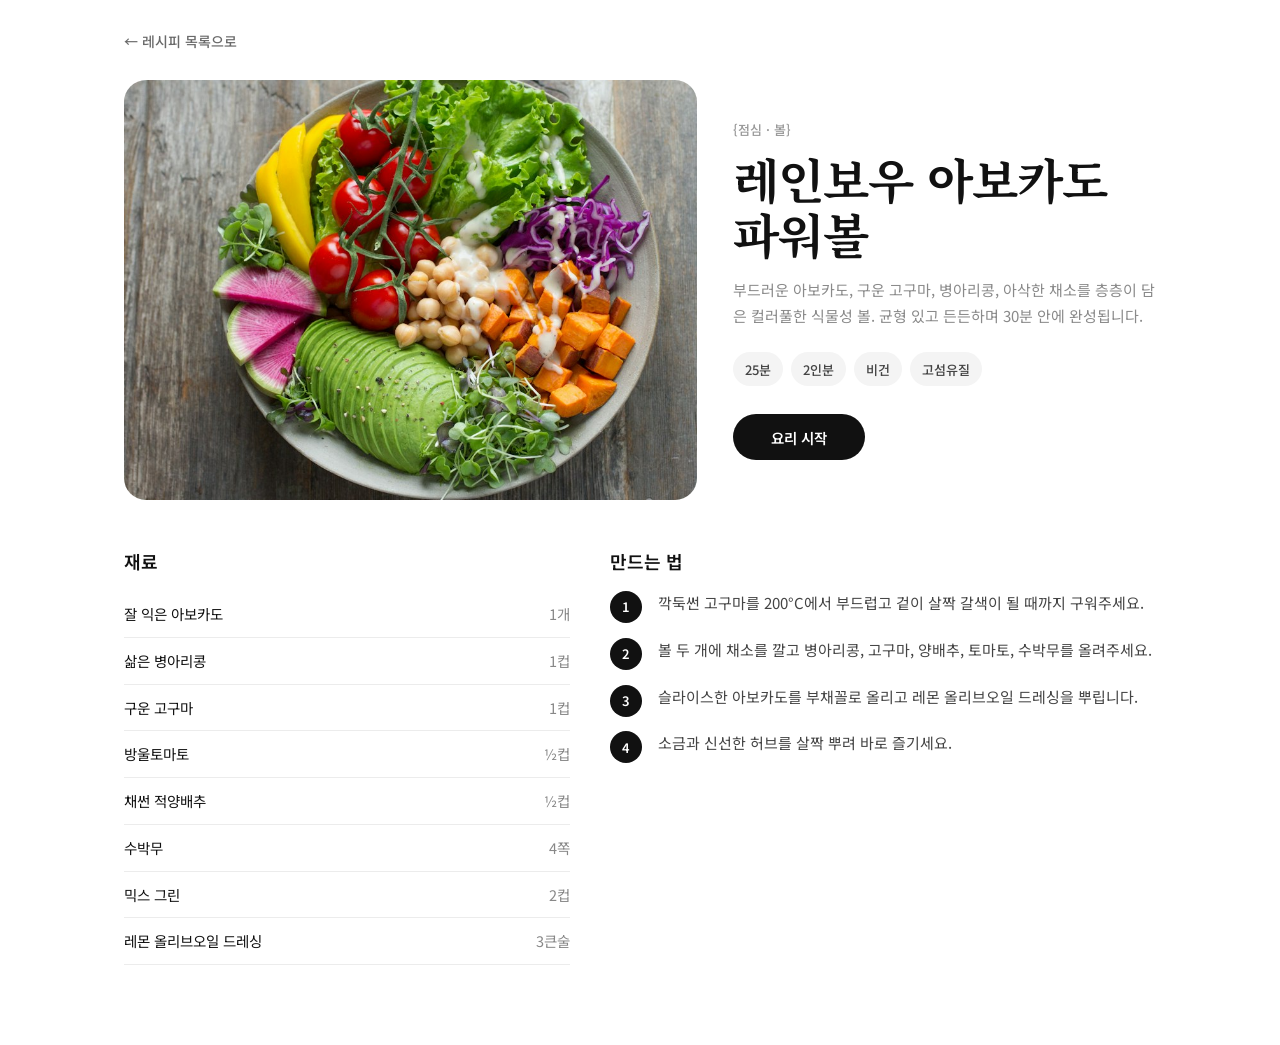
<file: bowl.html>
<!DOCTYPE html>
<html lang="ko">
  <head>
    <meta charset="UTF-8" />
    <meta name="viewport" content="width=device-width, initial-scale=1.0" />
    <title>레인보우 아보카도 파워볼 — 영양 가득한 레시피</title>
    <link rel="preconnect" href="https://fonts.googleapis.com" />
    <link rel="preconnect" href="https://fonts.gstatic.com" crossorigin />
    <link
      href="https://fonts.googleapis.com/css2?family=Noto+Sans+KR:wght@400;500;600&family=Noto+Serif+KR:wght@600;700&display=swap"
      rel="stylesheet"
    />
    <link rel="stylesheet" href="styles.css" />
  </head>
  <body>
    <main class="recipe">
      <a class="back-link" href="index.html">← 레시피 목록으로</a>

      <section class="recipe-hero">
        <img
          src="images/bowl.jpg"
          alt="병아리콩, 고구마, 토마토, 채소가 올라간 레인보우 아보카도볼"
        />
        <div>
          <p class="recipe-kicker">{점심 · 볼}</p>
          <h1>레인보우 아보카도 파워볼</h1>
          <p class="recipe-intro">
            부드러운 아보카도, 구운 고구마, 병아리콩, 아삭한 채소를 층층이 담은 컬러풀한 식물성 볼.
            균형 있고 든든하며 30분 안에 완성됩니다.
          </p>
          <div class="meta">
            <span>25분</span>
            <span>2인분</span>
            <span>비건</span>
            <span>고섬유질</span>
          </div>
          <a class="btn btn-primary" href="#steps">요리 시작</a>
        </div>
      </section>

      <section class="recipe-grid">
        <div>
          <h2>재료</h2>
          <ul class="ingredients">
            <li>잘 익은 아보카도 <span>1개</span></li>
            <li>삶은 병아리콩 <span>1컵</span></li>
            <li>구운 고구마 <span>1컵</span></li>
            <li>방울토마토 <span>½컵</span></li>
            <li>채썬 적양배추 <span>½컵</span></li>
            <li>수박무 <span>4쪽</span></li>
            <li>믹스 그린 <span>2컵</span></li>
            <li>레몬 올리브오일 드레싱 <span>3큰술</span></li>
          </ul>
        </div>
        <div>
          <h2 id="steps">만드는 법</h2>
          <ol class="steps">
            <li>깍둑썬 고구마를 200°C에서 부드럽고 겉이 살짝 갈색이 될 때까지 구워주세요.</li>
            <li>볼 두 개에 채소를 깔고 병아리콩, 고구마, 양배추, 토마토, 수박무를 올려주세요.</li>
            <li>슬라이스한 아보카도를 부채꼴로 올리고 레몬 올리브오일 드레싱을 뿌립니다.</li>
            <li>소금과 신선한 허브를 살짝 뿌려 바로 즐기세요.</li>
          </ol>
        </div>
      </section>
    </main>
  </body>
</html>
</file>
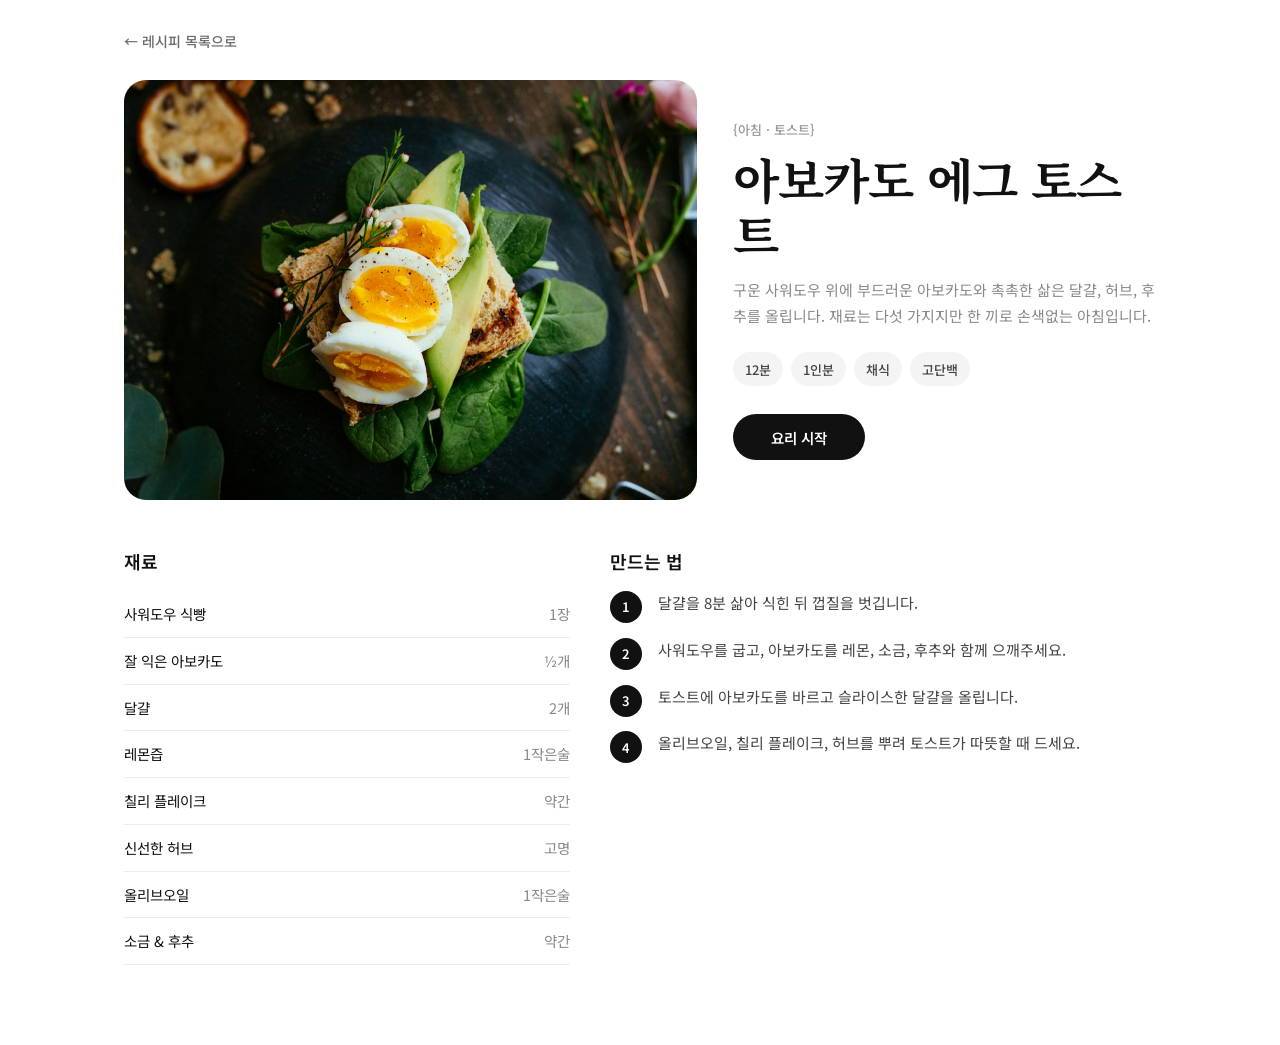
<file: breakfast.html>
<!DOCTYPE html>
<html lang="ko">
  <head>
    <meta charset="UTF-8" />
    <meta name="viewport" content="width=device-width, initial-scale=1.0" />
    <title>아보카도 에그 토스트 — 영양 가득한 레시피</title>
    <link rel="preconnect" href="https://fonts.googleapis.com" />
    <link rel="preconnect" href="https://fonts.gstatic.com" crossorigin />
    <link
      href="https://fonts.googleapis.com/css2?family=Noto+Sans+KR:wght@400;500;600&family=Noto+Serif+KR:wght@600;700&display=swap"
      rel="stylesheet"
    />
    <link rel="stylesheet" href="styles.css" />
  </head>
  <body>
    <main class="recipe">
      <a class="back-link" href="index.html">← 레시피 목록으로</a>

      <section class="recipe-hero">
        <img
          src="images/breakfast.jpg"
          alt="으깬 아보카도와 삶은 달걀 슬라이스를 올린 토스트"
        />
        <div>
          <p class="recipe-kicker">{아침 · 토스트}</p>
          <h1>아보카도 에그 토스트</h1>
          <p class="recipe-intro">
            구운 사워도우 위에 부드러운 아보카도와 촉촉한 삶은 달걀, 허브, 후추를 올립니다.
            재료는 다섯 가지지만 한 끼로 손색없는 아침입니다.
          </p>
          <div class="meta">
            <span>12분</span>
            <span>1인분</span>
            <span>채식</span>
            <span>고단백</span>
          </div>
          <a class="btn btn-primary" href="#steps">요리 시작</a>
        </div>
      </section>

      <section class="recipe-grid">
        <div>
          <h2>재료</h2>
          <ul class="ingredients">
            <li>사워도우 식빵 <span>1장</span></li>
            <li>잘 익은 아보카도 <span>½개</span></li>
            <li>달걀 <span>2개</span></li>
            <li>레몬즙 <span>1작은술</span></li>
            <li>칠리 플레이크 <span>약간</span></li>
            <li>신선한 허브 <span>고명</span></li>
            <li>올리브오일 <span>1작은술</span></li>
            <li>소금 &amp; 후추 <span>약간</span></li>
          </ul>
        </div>
        <div>
          <h2 id="steps">만드는 법</h2>
          <ol class="steps">
            <li>달걀을 8분 삶아 식힌 뒤 껍질을 벗깁니다.</li>
            <li>사워도우를 굽고, 아보카도를 레몬, 소금, 후추와 함께 으깨주세요.</li>
            <li>토스트에 아보카도를 바르고 슬라이스한 달걀을 올립니다.</li>
            <li>올리브오일, 칠리 플레이크, 허브를 뿌려 토스트가 따뜻할 때 드세요.</li>
          </ol>
        </div>
      </section>
    </main>
  </body>
</html>
</file>
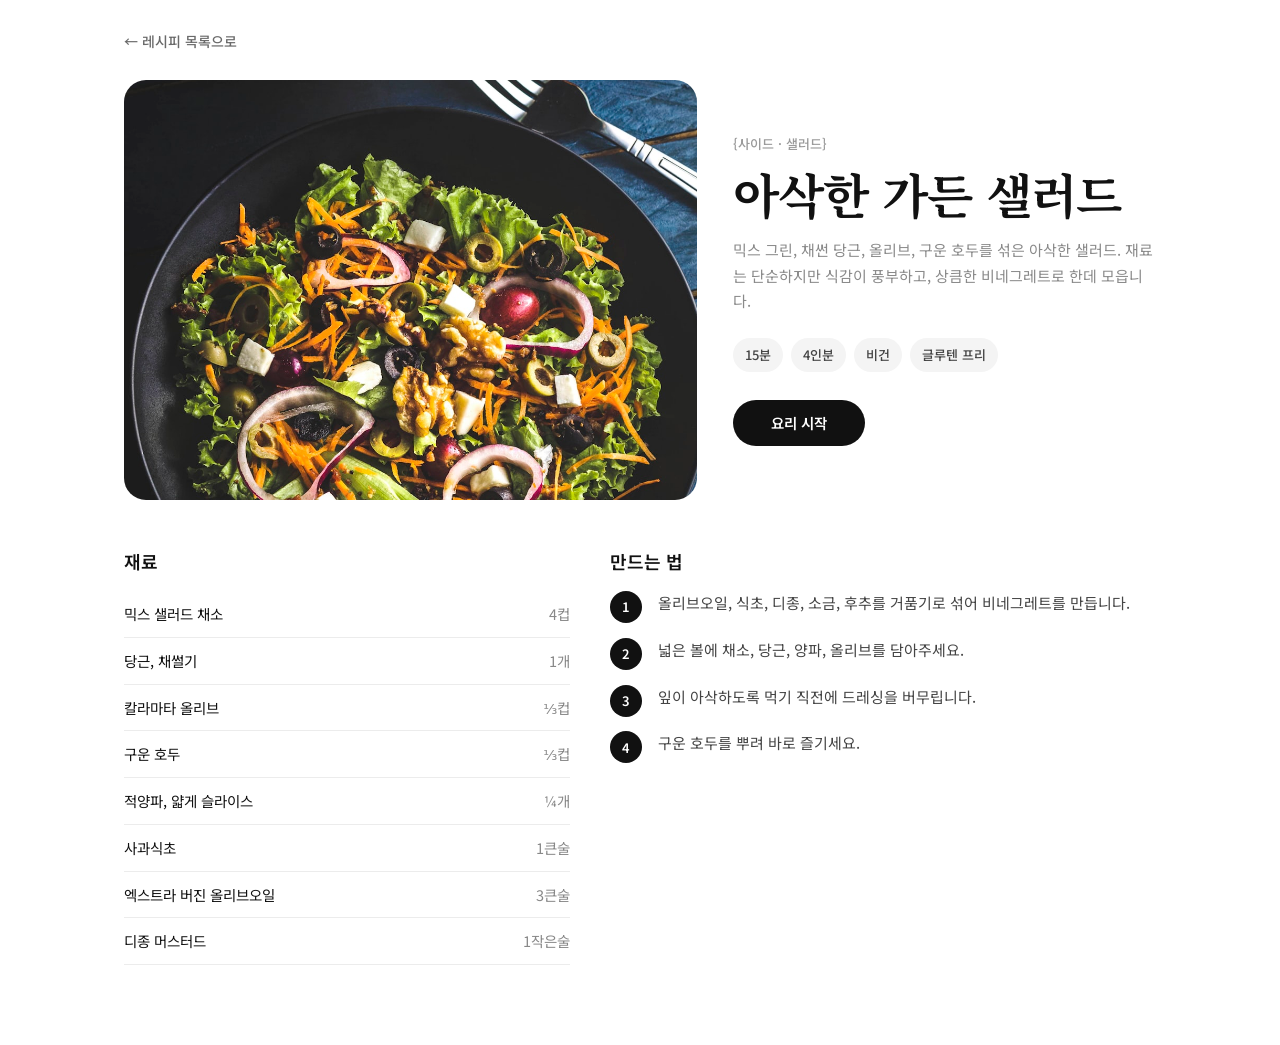
<file: greens.html>
<!DOCTYPE html>
<html lang="ko">
  <head>
    <meta charset="UTF-8" />
    <meta name="viewport" content="width=device-width, initial-scale=1.0" />
    <title>아삭한 가든 샐러드 — 영양 가득한 레시피</title>
    <link rel="preconnect" href="https://fonts.googleapis.com" />
    <link rel="preconnect" href="https://fonts.gstatic.com" crossorigin />
    <link
      href="https://fonts.googleapis.com/css2?family=Noto+Sans+KR:wght@400;500;600&family=Noto+Serif+KR:wght@600;700&display=swap"
      rel="stylesheet"
    />
    <link rel="stylesheet" href="styles.css" />
  </head>
  <body>
    <main class="recipe">
      <a class="back-link" href="index.html">← 레시피 목록으로</a>

      <section class="recipe-hero">
        <img
          src="images/greens.jpg"
          alt="호두, 올리브, 당근이 들어간 가든 샐러드"
        />
        <div>
          <p class="recipe-kicker">{사이드 · 샐러드}</p>
          <h1>아삭한 가든 샐러드</h1>
          <p class="recipe-intro">
            믹스 그린, 채썬 당근, 올리브, 구운 호두를 섞은 아삭한 샐러드.
            재료는 단순하지만 식감이 풍부하고, 상큼한 비네그레트로 한데 모읍니다.
          </p>
          <div class="meta">
            <span>15분</span>
            <span>4인분</span>
            <span>비건</span>
            <span>글루텐 프리</span>
          </div>
          <a class="btn btn-primary" href="#steps">요리 시작</a>
        </div>
      </section>

      <section class="recipe-grid">
        <div>
          <h2>재료</h2>
          <ul class="ingredients">
            <li>믹스 샐러드 채소 <span>4컵</span></li>
            <li>당근, 채썰기 <span>1개</span></li>
            <li>칼라마타 올리브 <span>⅓컵</span></li>
            <li>구운 호두 <span>⅓컵</span></li>
            <li>적양파, 얇게 슬라이스 <span>¼개</span></li>
            <li>사과식초 <span>1큰술</span></li>
            <li>엑스트라 버진 올리브오일 <span>3큰술</span></li>
            <li>디종 머스터드 <span>1작은술</span></li>
          </ul>
        </div>
        <div>
          <h2 id="steps">만드는 법</h2>
          <ol class="steps">
            <li>올리브오일, 식초, 디종, 소금, 후추를 거품기로 섞어 비네그레트를 만듭니다.</li>
            <li>넓은 볼에 채소, 당근, 양파, 올리브를 담아주세요.</li>
            <li>잎이 아삭하도록 먹기 직전에 드레싱을 버무립니다.</li>
            <li>구운 호두를 뿌려 바로 즐기세요.</li>
          </ol>
        </div>
      </section>
    </main>
  </body>
</html>
</file>
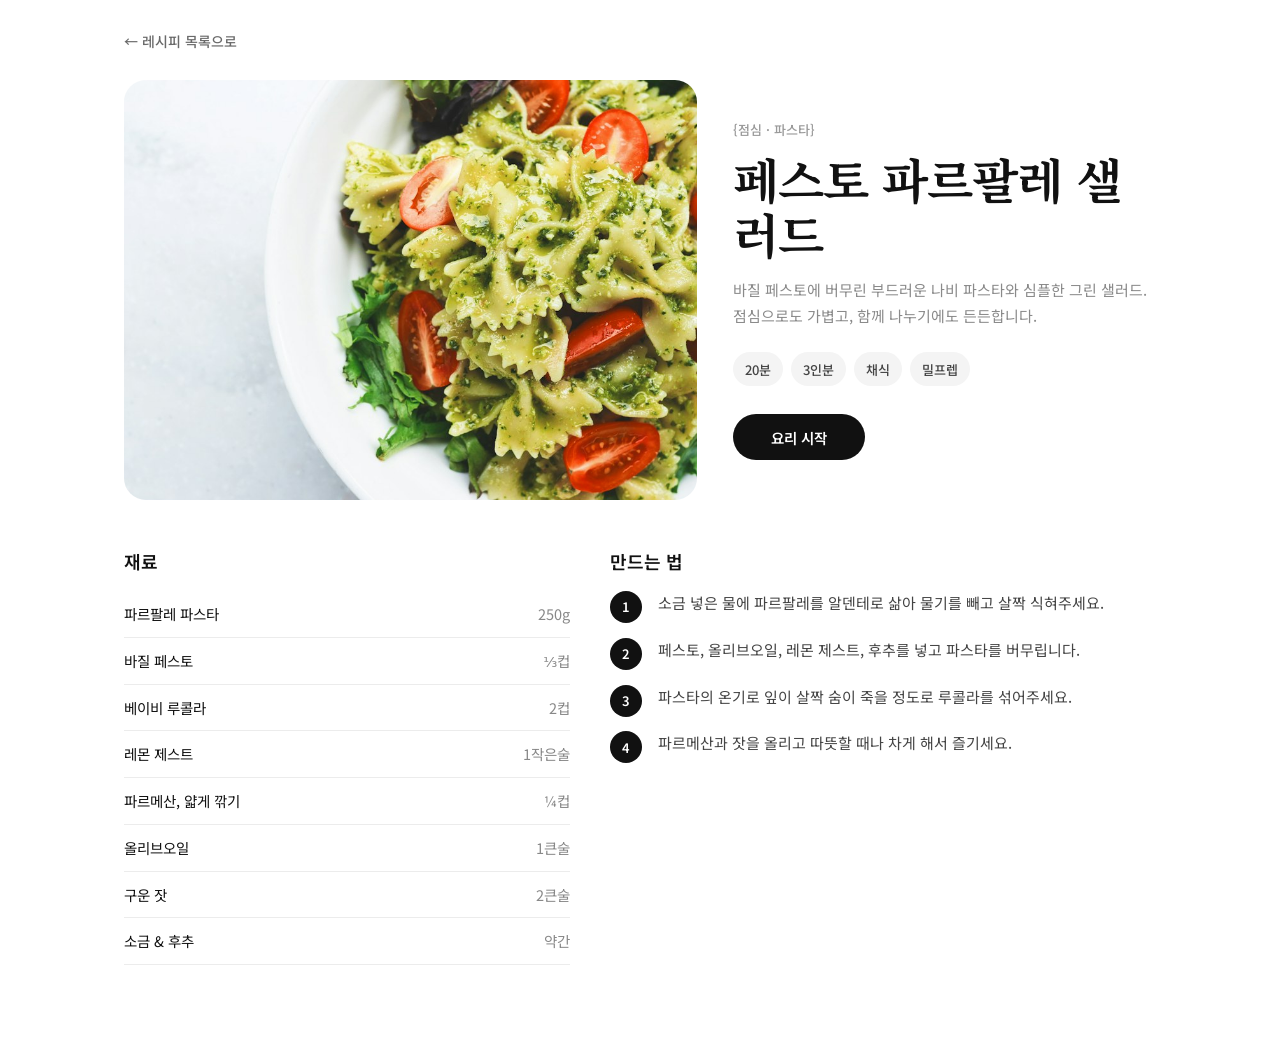
<file: pasta.html>
<!DOCTYPE html>
<html lang="ko">
  <head>
    <meta charset="UTF-8" />
    <meta name="viewport" content="width=device-width, initial-scale=1.0" />
    <title>페스토 파르팔레 샐러드 — 영양 가득한 레시피</title>
    <link rel="preconnect" href="https://fonts.googleapis.com" />
    <link rel="preconnect" href="https://fonts.gstatic.com" crossorigin />
    <link
      href="https://fonts.googleapis.com/css2?family=Noto+Sans+KR:wght@400;500;600&family=Noto+Serif+KR:wght@600;700&display=swap"
      rel="stylesheet"
    />
    <link rel="stylesheet" href="styles.css" />
  </head>
  <body>
    <main class="recipe">
      <a class="back-link" href="index.html">← 레시피 목록으로</a>

      <section class="recipe-hero">
        <img
          src="images/pasta.jpg"
          alt="신선한 채소와 함께 담은 페스토 나비 파스타 샐러드"
        />
        <div>
          <p class="recipe-kicker">{점심 · 파스타}</p>
          <h1>페스토 파르팔레 샐러드</h1>
          <p class="recipe-intro">
            바질 페스토에 버무린 부드러운 나비 파스타와 심플한 그린 샐러드.
            점심으로도 가볍고, 함께 나누기에도 든든합니다.
          </p>
          <div class="meta">
            <span>20분</span>
            <span>3인분</span>
            <span>채식</span>
            <span>밀프렙</span>
          </div>
          <a class="btn btn-primary" href="#steps">요리 시작</a>
        </div>
      </section>

      <section class="recipe-grid">
        <div>
          <h2>재료</h2>
          <ul class="ingredients">
            <li>파르팔레 파스타 <span>250g</span></li>
            <li>바질 페스토 <span>⅓컵</span></li>
            <li>베이비 루콜라 <span>2컵</span></li>
            <li>레몬 제스트 <span>1작은술</span></li>
            <li>파르메산, 얇게 깎기 <span>¼컵</span></li>
            <li>올리브오일 <span>1큰술</span></li>
            <li>구운 잣 <span>2큰술</span></li>
            <li>소금 &amp; 후추 <span>약간</span></li>
          </ul>
        </div>
        <div>
          <h2 id="steps">만드는 법</h2>
          <ol class="steps">
            <li>소금 넣은 물에 파르팔레를 알덴테로 삶아 물기를 빼고 살짝 식혀주세요.</li>
            <li>페스토, 올리브오일, 레몬 제스트, 후추를 넣고 파스타를 버무립니다.</li>
            <li>파스타의 온기로 잎이 살짝 숨이 죽을 정도로 루콜라를 섞어주세요.</li>
            <li>파르메산과 잣을 올리고 따뜻할 때나 차게 해서 즐기세요.</li>
          </ol>
        </div>
      </section>
    </main>
  </body>
</html>
</file>
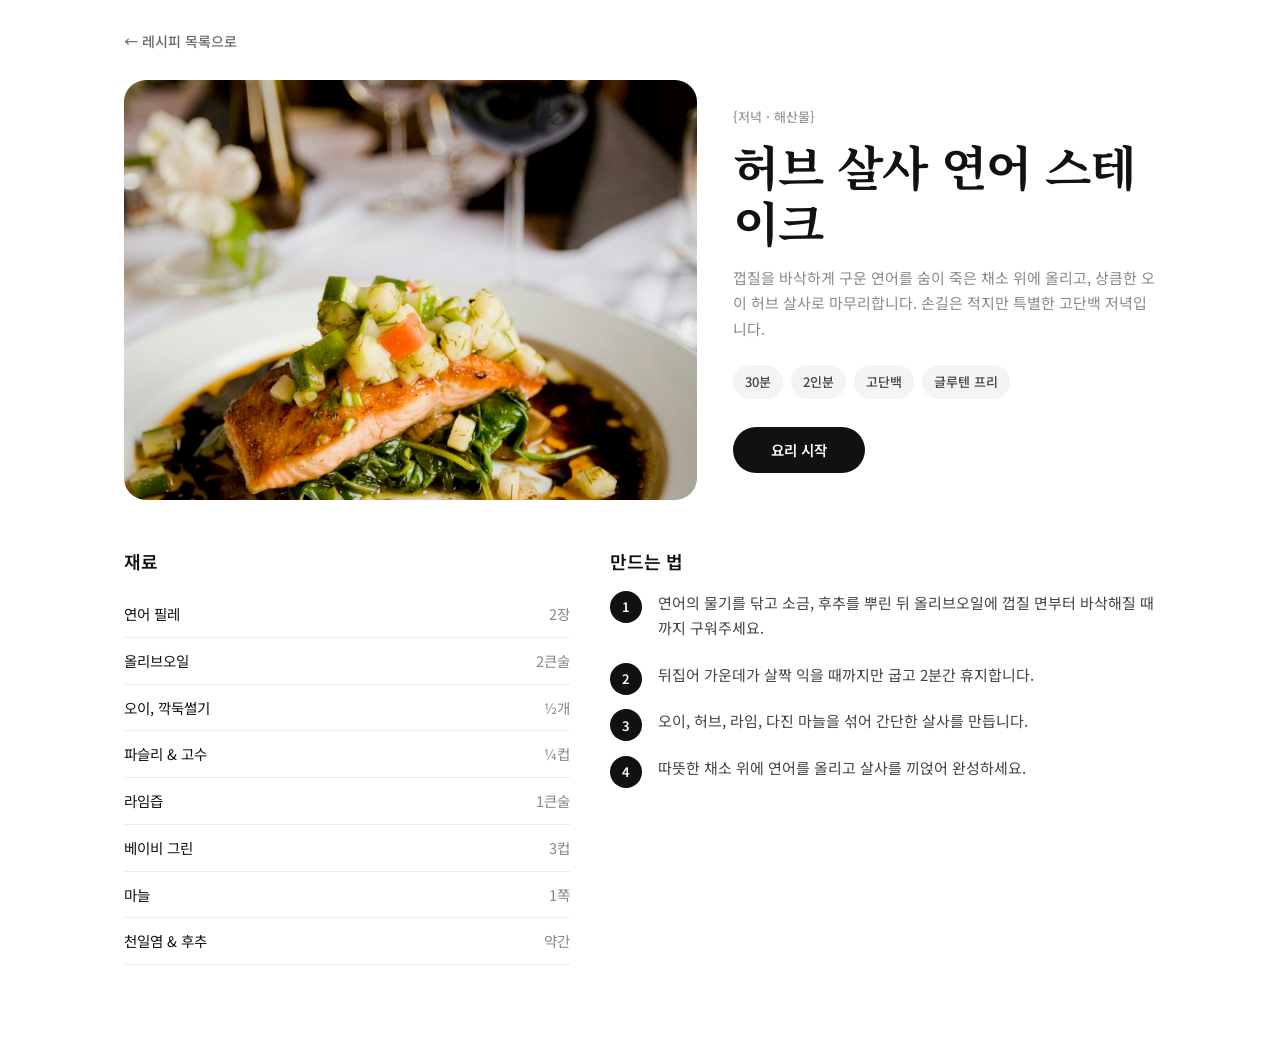
<file: salmon.html>
<!DOCTYPE html>
<html lang="ko">
  <head>
    <meta charset="UTF-8" />
    <meta name="viewport" content="width=device-width, initial-scale=1.0" />
    <title>허브 살사 연어 스테이크 — 영양 가득한 레시피</title>
    <link rel="preconnect" href="https://fonts.googleapis.com" />
    <link rel="preconnect" href="https://fonts.gstatic.com" crossorigin />
    <link
      href="https://fonts.googleapis.com/css2?family=Noto+Sans+KR:wght@400;500;600&family=Noto+Serif+KR:wght@600;700&display=swap"
      rel="stylesheet"
    />
    <link rel="stylesheet" href="styles.css" />
  </head>
  <body>
    <main class="recipe">
      <a class="back-link" href="index.html">← 레시피 목록으로</a>

      <section class="recipe-hero">
        <img
          src="images/salmon.jpg"
          alt="허브 살사를 올린 팬 시어 연어와 그린 샐러드"
        />
        <div>
          <p class="recipe-kicker">{저녁 · 해산물}</p>
          <h1>허브 살사 연어 스테이크</h1>
          <p class="recipe-intro">
            껍질을 바삭하게 구운 연어를 숨이 죽은 채소 위에 올리고, 상큼한 오이 허브 살사로 마무리합니다.
            손길은 적지만 특별한 고단백 저녁입니다.
          </p>
          <div class="meta">
            <span>30분</span>
            <span>2인분</span>
            <span>고단백</span>
            <span>글루텐 프리</span>
          </div>
          <a class="btn btn-primary" href="#steps">요리 시작</a>
        </div>
      </section>

      <section class="recipe-grid">
        <div>
          <h2>재료</h2>
          <ul class="ingredients">
            <li>연어 필레 <span>2장</span></li>
            <li>올리브오일 <span>2큰술</span></li>
            <li>오이, 깍둑썰기 <span>½개</span></li>
            <li>파슬리 &amp; 고수 <span>¼컵</span></li>
            <li>라임즙 <span>1큰술</span></li>
            <li>베이비 그린 <span>3컵</span></li>
            <li>마늘 <span>1쪽</span></li>
            <li>천일염 &amp; 후추 <span>약간</span></li>
          </ul>
        </div>
        <div>
          <h2 id="steps">만드는 법</h2>
          <ol class="steps">
            <li>연어의 물기를 닦고 소금, 후추를 뿌린 뒤 올리브오일에 껍질 면부터 바삭해질 때까지 구워주세요.</li>
            <li>뒤집어 가운데가 살짝 익을 때까지만 굽고 2분간 휴지합니다.</li>
            <li>오이, 허브, 라임, 다진 마늘을 섞어 간단한 살사를 만듭니다.</li>
            <li>따뜻한 채소 위에 연어를 올리고 살사를 끼얹어 완성하세요.</li>
          </ol>
        </div>
      </section>
    </main>
  </body>
</html>
</file>
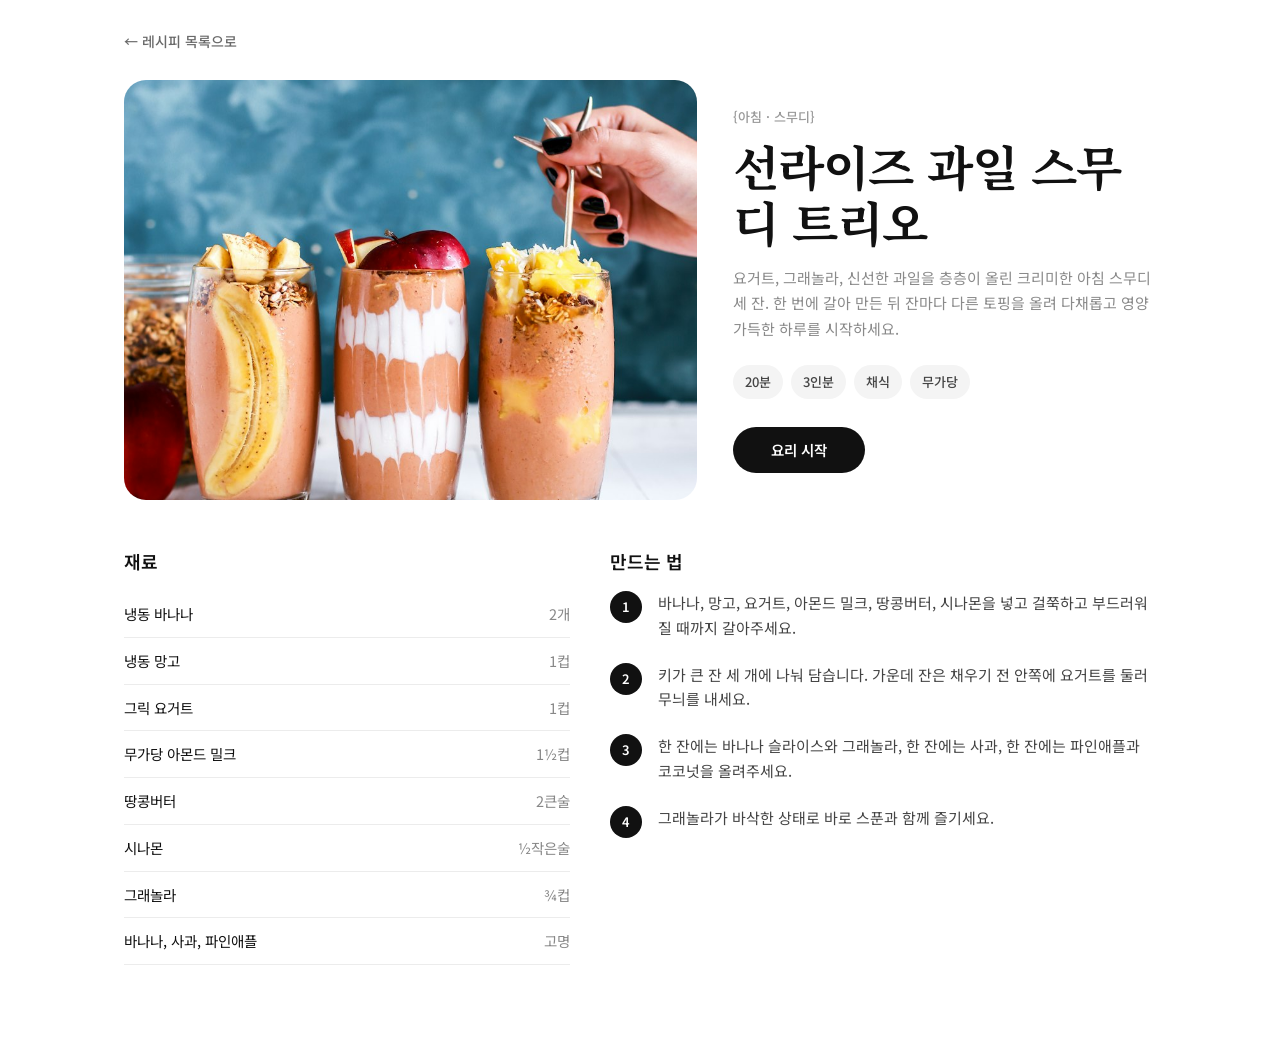
<file: smoothie.html>
<!DOCTYPE html>
<html lang="ko">
  <head>
    <meta charset="UTF-8" />
    <meta name="viewport" content="width=device-width, initial-scale=1.0" />
    <title>선라이즈 과일 스무디 트리오 — 영양 가득한 레시피</title>
    <link rel="preconnect" href="https://fonts.googleapis.com" />
    <link rel="preconnect" href="https://fonts.gstatic.com" crossorigin />
    <link
      href="https://fonts.googleapis.com/css2?family=Noto+Sans+KR:wght@400;500;600&family=Noto+Serif+KR:wght@600;700&display=swap"
      rel="stylesheet"
    />
    <link rel="stylesheet" href="styles.css" />
  </head>
  <body>
    <main class="recipe">
      <a class="back-link" href="index.html">← 레시피 목록으로</a>

      <section class="recipe-hero">
        <img
          src="images/smoothie.jpg"
          alt="바나나, 사과, 파인애플, 그래놀라를 올린 과일 스무디 세 잔"
        />
        <div>
          <p class="recipe-kicker">{아침 · 스무디}</p>
          <h1>선라이즈 과일 스무디 트리오</h1>
          <p class="recipe-intro">
            요거트, 그래놀라, 신선한 과일을 층층이 올린 크리미한 아침 스무디 세 잔.
            한 번에 갈아 만든 뒤 잔마다 다른 토핑을 올려 다채롭고 영양 가득한 하루를 시작하세요.
          </p>
          <div class="meta">
            <span>20분</span>
            <span>3인분</span>
            <span>채식</span>
            <span>무가당</span>
          </div>
          <a class="btn btn-primary" href="#steps">요리 시작</a>
        </div>
      </section>

      <section class="recipe-grid">
        <div>
          <h2>재료</h2>
          <ul class="ingredients">
            <li>냉동 바나나 <span>2개</span></li>
            <li>냉동 망고 <span>1컵</span></li>
            <li>그릭 요거트 <span>1컵</span></li>
            <li>무가당 아몬드 밀크 <span>1½컵</span></li>
            <li>땅콩버터 <span>2큰술</span></li>
            <li>시나몬 <span>½작은술</span></li>
            <li>그래놀라 <span>¾컵</span></li>
            <li>바나나, 사과, 파인애플 <span>고명</span></li>
          </ul>
        </div>
        <div>
          <h2 id="steps">만드는 법</h2>
          <ol class="steps">
            <li>
              바나나, 망고, 요거트, 아몬드 밀크, 땅콩버터, 시나몬을 넣고 걸쭉하고 부드러워질 때까지 갈아주세요.
            </li>
            <li>
              키가 큰 잔 세 개에 나눠 담습니다. 가운데 잔은 채우기 전 안쪽에 요거트를 둘러 무늬를 내세요.
            </li>
            <li>
              한 잔에는 바나나 슬라이스와 그래놀라, 한 잔에는 사과, 한 잔에는 파인애플과 코코넛을 올려주세요.
            </li>
            <li>
              그래놀라가 바삭한 상태로 바로 스푼과 함께 즐기세요.
            </li>
          </ol>
        </div>
      </section>
    </main>
  </body>
</html>
</file>
<file: styles.css>
:root {
  --ink: #111111;
  --muted: #8a8a8a;
  --text: #3d3d3d;
  --line: #ececec;
  --bg: #ffffff;
  --radius-img: 22px;
  --max: 980px;
}

*,
*::before,
*::after {
  box-sizing: border-box;
  margin: 0;
  padding: 0;
}

html {
  scroll-behavior: smooth;
}

body {
  font-family: "Noto Sans KR", Inter, system-ui, sans-serif;
  color: var(--ink);
  background: var(--bg);
  line-height: 1.5;
}

img {
  max-width: 100%;
  display: block;
}

a {
  color: inherit;
  text-decoration: none;
}

.hero {
  max-width: var(--max);
  margin: 0 auto;
  padding: 36px 24px 8px;
  text-align: center;
}

.badge {
  display: inline-flex;
  align-items: center;
  gap: 8px;
  padding: 8px 16px;
  border-radius: 999px;
  background: #f3f3f3;
  color: #5c5c5c;
  font-size: 13px;
  font-weight: 500;
  letter-spacing: 0.01em;
}

.badge:hover {
  background: #ececec;
}

.hero h1 {
  margin: 28px 0 18px;
  font-family: "Noto Serif KR", "Playfair Display", Georgia, serif;
  font-size: clamp(40px, 6.4vw, 64px);
  font-weight: 700;
  line-height: 1.12;
  letter-spacing: -0.02em;
}

.lede {
  max-width: 560px;
  margin: 0 auto 28px;
  color: var(--muted);
  font-size: 15px;
  line-height: 1.65;
}

.cta-row {
  display: flex;
  justify-content: center;
  gap: 12px;
  flex-wrap: wrap;
}

.btn {
  display: inline-flex;
  align-items: center;
  justify-content: center;
  min-width: 132px;
  height: 46px;
  padding: 0 22px;
  border-radius: 999px;
  font-size: 14.5px;
  font-weight: 600;
  transition: transform 0.15s ease, background 0.15s ease, box-shadow 0.15s ease;
}

.btn:hover {
  transform: translateY(-1px);
}

.btn-primary {
  background: #111;
  color: #fff;
}

.btn-primary:hover {
  background: #000;
}

.btn-secondary {
  background: #fff;
  color: #111;
  border: 1px solid #dcdcdc;
  box-shadow: 0 1px 2px rgba(0, 0, 0, 0.04);
}

.btn-secondary:hover {
  background: #fafafa;
}

.trust {
  display: flex;
  justify-content: center;
  align-items: center;
  flex-wrap: wrap;
  gap: 8px 22px;
  margin: 32px auto 0;
  list-style: none;
  color: #5f5f5f;
  font-size: 13px;
  font-weight: 500;
}

.trust-people {
  display: flex;
  align-items: center;
  gap: 10px;
}

.avatars {
  display: flex;
}

.avatars img {
  width: 28px;
  height: 28px;
  border-radius: 50%;
  object-fit: cover;
  border: 2px solid #fff;
  margin-left: -8px;
}

.avatars img:first-child {
  margin-left: 0;
}

.check {
  display: inline-flex;
  width: 16px;
  height: 16px;
  margin-right: 6px;
  border-radius: 50%;
  border: 1.4px solid #bdbdbd;
  color: #6f6f6f;
  font-size: 10px;
  align-items: center;
  justify-content: center;
  vertical-align: middle;
  line-height: 1;
}

.gallery {
  overflow: hidden;
  padding: 42px 0 56px;
}

.gallery-track {
  display: flex;
  gap: 18px;
  width: max-content;
  padding-left: max(24px, calc(50vw - 540px));
}

.gallery figure {
  flex: 0 0 auto;
  width: min(380px, 78vw);
  height: 300px;
  border-radius: var(--radius-img);
  overflow: hidden;
  background: #f2f2f2;
}

.gallery-card {
  display: block;
  width: 100%;
  height: 100%;
  cursor: pointer;
}

.gallery-card:focus-visible {
  outline: 3px solid #111;
  outline-offset: 3px;
}

.gallery img {
  width: 100%;
  height: 100%;
  object-fit: cover;
  transition: transform 0.35s ease;
}

.gallery-card:hover img {
  transform: scale(1.04);
}

.discover {
  max-width: 980px;
  margin: 0 auto;
  padding: 8px 24px 40px;
}

.kicker {
  color: #9a9a9a;
  font-size: 14px;
  font-weight: 500;
  margin-bottom: 18px;
}

.discover h2 {
  font-family: "Noto Sans KR", Inter, system-ui, sans-serif;
  font-size: clamp(28px, 4.4vw, 42px);
  font-weight: 600;
  line-height: 1.22;
  letter-spacing: -0.03em;
  color: #111;
}

.discover h2 span {
  color: #b0b0b0;
  font-weight: 600;
}

.showcase {
  display: grid;
  grid-template-columns: 1.35fr 0.85fr;
  gap: 18px;
  max-width: 1080px;
  margin: 0 auto;
  padding: 0 24px 80px;
}

.showcase figure {
  border-radius: var(--radius-img);
  overflow: hidden;
  height: 280px;
  background: #f2f2f2;
}

.showcase img {
  width: 100%;
  height: 100%;
  object-fit: cover;
  transition: transform 0.35s ease;
}

.showcase .gallery-card:hover img {
  transform: scale(1.04);
}

@media (max-width: 760px) {
  .hero {
    padding-top: 24px;
  }

  .gallery figure {
    height: 220px;
  }

  .showcase {
    grid-template-columns: 1fr;
  }

  .showcase figure {
    height: 220px;
  }

  .trust {
    flex-direction: column;
    gap: 12px;
  }

  .recipe {
    padding-top: 20px;
  }

  .recipe-hero,
  .recipe-grid {
    grid-template-columns: 1fr;
  }

  .recipe-hero img {
    height: 280px;
  }
}

.recipe {
  max-width: 1080px;
  margin: 0 auto;
  padding: 28px 24px 80px;
}

.back-link {
  display: inline-flex;
  align-items: center;
  gap: 8px;
  color: #6a6a6a;
  font-size: 14px;
  font-weight: 500;
  margin-bottom: 28px;
}

.back-link:hover {
  color: #111;
}

.recipe-hero {
  display: grid;
  grid-template-columns: 1.15fr 0.85fr;
  gap: 36px;
  align-items: center;
  margin-bottom: 48px;
}

.recipe-hero img {
  width: 100%;
  height: 420px;
  object-fit: cover;
  border-radius: var(--radius-img);
  background: #f2f2f2;
}

.recipe-kicker {
  color: #9a9a9a;
  font-size: 13px;
  font-weight: 500;
  margin-bottom: 12px;
}

.recipe h1 {
  font-family: "Noto Serif KR", "Playfair Display", Georgia, serif;
  font-size: clamp(32px, 4.6vw, 48px);
  line-height: 1.15;
  letter-spacing: -0.02em;
  margin-bottom: 16px;
}

.recipe-intro {
  color: var(--muted);
  font-size: 15px;
  line-height: 1.7;
  margin-bottom: 24px;
}

.meta {
  display: flex;
  flex-wrap: wrap;
  gap: 8px;
  margin-bottom: 28px;
}

.meta span {
  display: inline-flex;
  align-items: center;
  height: 34px;
  padding: 0 12px;
  border-radius: 999px;
  background: #f4f4f4;
  color: #444;
  font-size: 13px;
  font-weight: 500;
}

.recipe-grid {
  display: grid;
  grid-template-columns: 0.9fr 1.1fr;
  gap: 40px;
}

.recipe h2 {
  font-size: 18px;
  font-weight: 600;
  margin-bottom: 16px;
}

.ingredients {
  list-style: none;
}

.ingredients li {
  display: flex;
  justify-content: space-between;
  gap: 16px;
  padding: 12px 0;
  border-bottom: 1px solid var(--line);
  font-size: 14.5px;
}

.ingredients li span {
  color: #888;
}

.steps {
  list-style: none;
  counter-reset: step;
}

.steps li {
  position: relative;
  padding: 0 0 22px 48px;
  color: #444;
  font-size: 15px;
  line-height: 1.65;
}

.steps li::before {
  counter-increment: step;
  content: counter(step);
  position: absolute;
  left: 0;
  top: 0;
  width: 32px;
  height: 32px;
  border-radius: 50%;
  background: #111;
  color: #fff;
  font-size: 13px;
  font-weight: 600;
  display: flex;
  align-items: center;
  justify-content: center;
}
</file>
